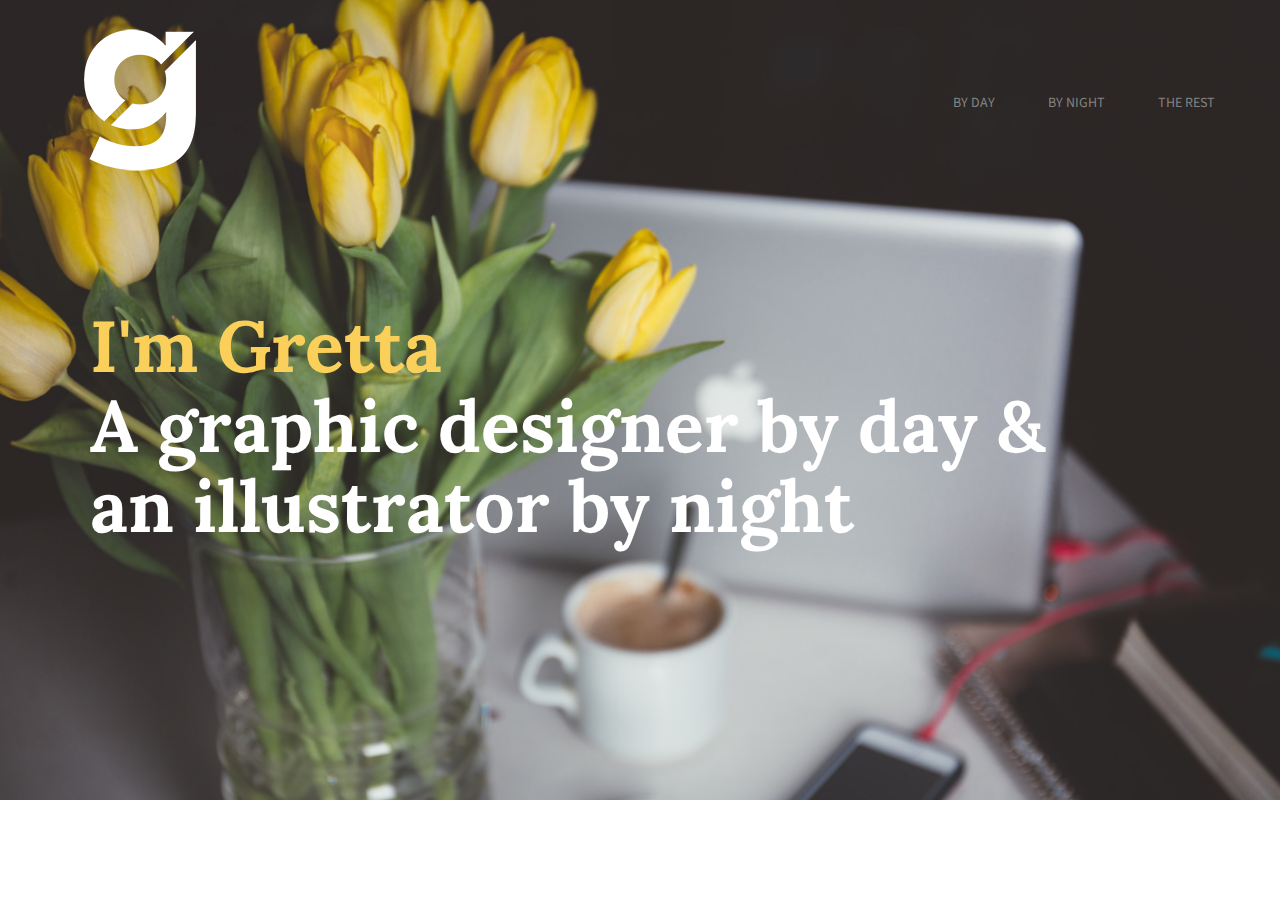
<file: index.html>
<!doctype html>
<html lang="en">
    <head>
        <title>Gretta Goldstein | Portfolio</title>
        <link rel="stylesheet" href="css/normalize.css">
        <link rel="stylesheet" href="css/main.css">
        <link href='https://fonts.googleapis.com/css?family=Source+Sans+Pro:400,700' rel='stylesheet' type='text/css'>
        <link href="https://fonts.googleapis.com/css?family=Lora:400,700&display=swap" rel="stylesheet">
    </head>
    <body>
        <header class="home-header">
            <div class="full-width">
                <div class="half-width">
                   <a href="index.html"> <img src="img/logo_g_white.png" alt="logo"></a>
                    
                </div> 
                 <div class="half-width">
                    <nav>
                            <ul>
                                <li><a href="graphic-design.html">By Day</a></li>
                                <li><a href="illustration.html">By Night</a></li>
                                <li><a href="the-rest.html">The Rest</a></li>
                            </ul>
                    </nav>

                   
                </div>

                
                <h2><span>I'm Gretta</span> <br>A graphic designer by day &amp; an illustrator by night</h2>
                
            
        </div>

        </header>
    
        <main>
                


           <footer></footer>
        </main>

    </body>
</html>
</file>
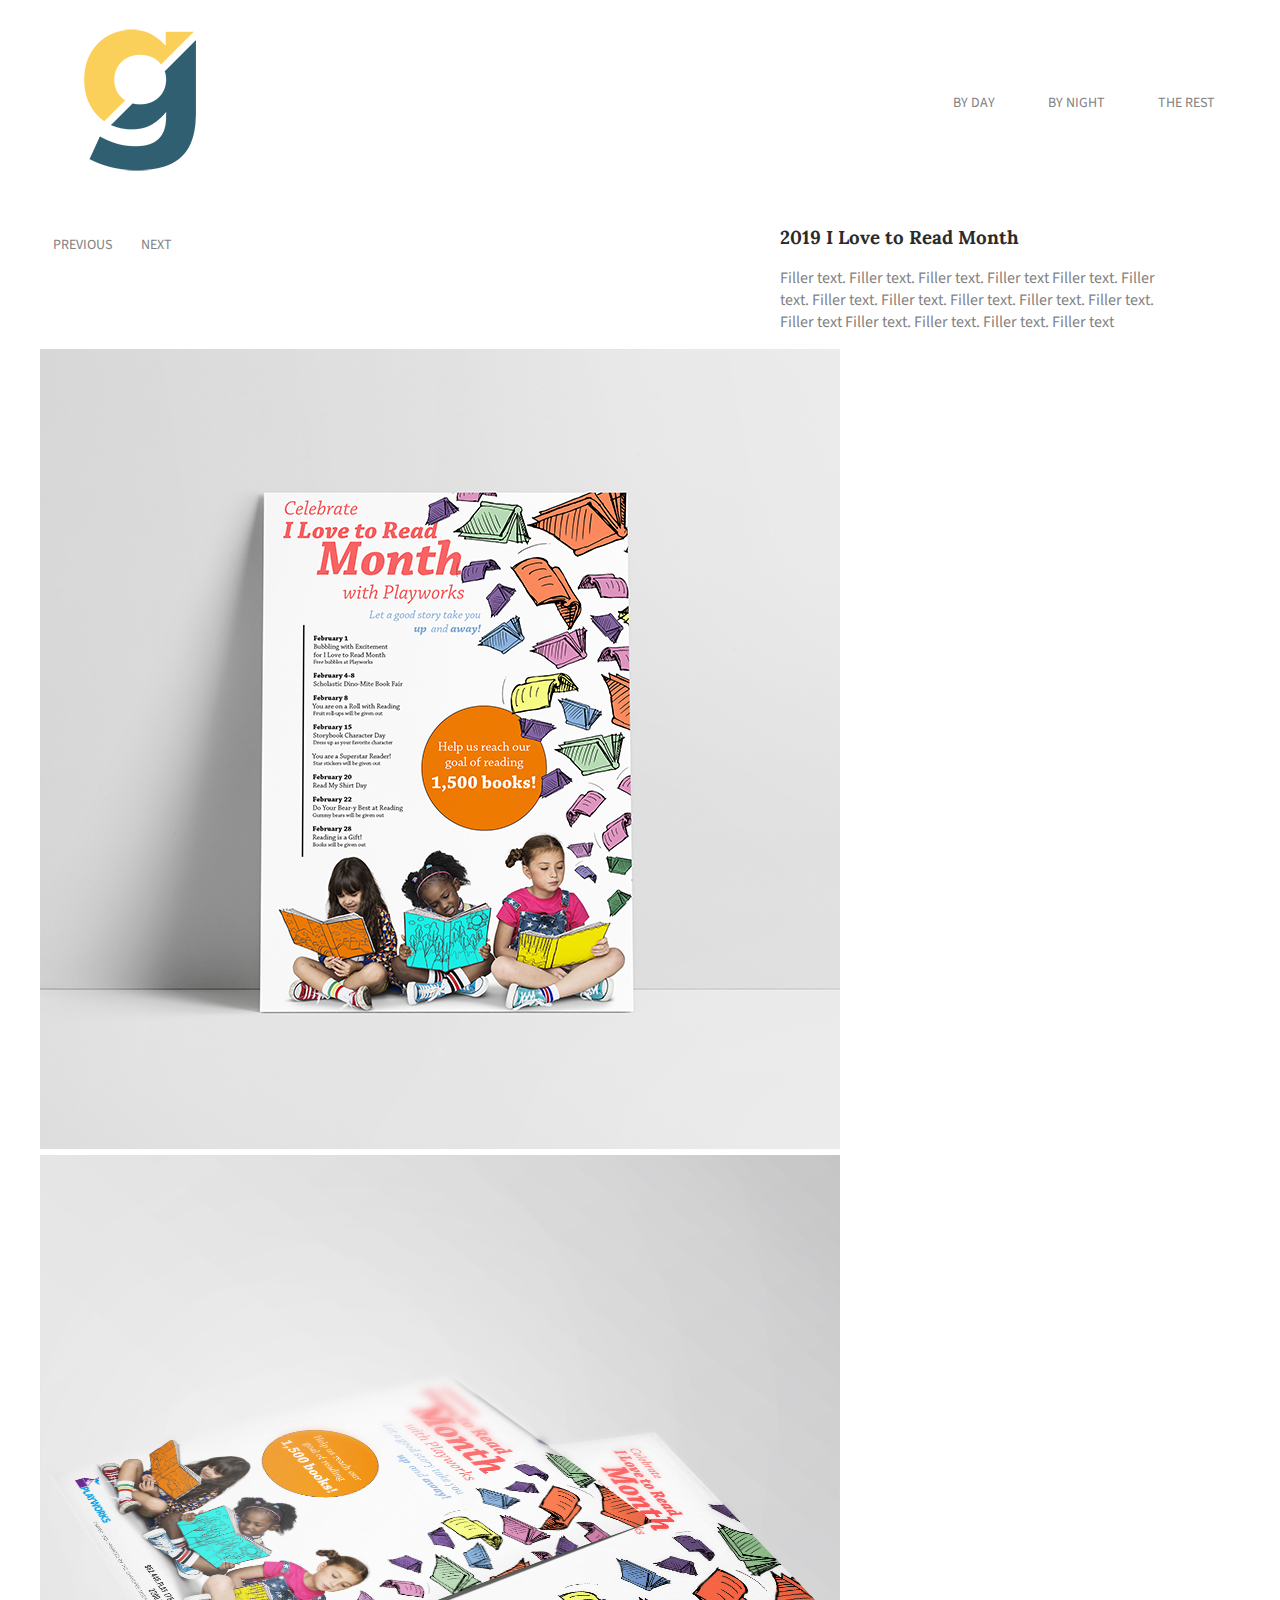
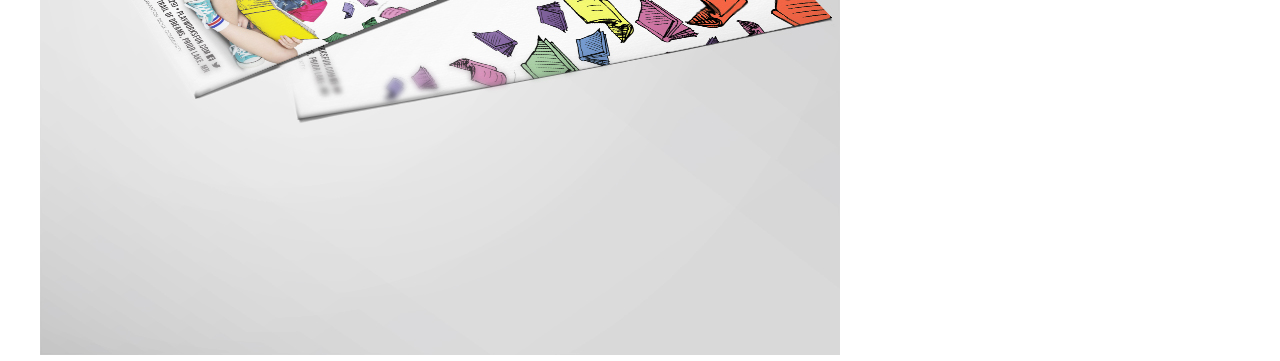
<file: 2019-read-month.html>
<!doctype html>
<html lang="en">
    <head>
        <title>Gretta Goldstein | Portfolio</title>
        <link rel="stylesheet" href="css/normalize.css">
        <link rel="stylesheet" href="css/main.css">
        <link href='https://fonts.googleapis.com/css?family=Source+Sans+Pro:400,700' rel='stylesheet' type='text/css'>
        <link href="https://fonts.googleapis.com/css?family=Lora:400,700&display=swap" rel="stylesheet">
    </head>
    <body>
        <header>
            <div class="full-width">
                <div class="half-width">
                        <a href="index.html"> <img src="img/logo_g_color.png" alt="logo"></a>
                    
                </div> 
                 <div class="half-width">
                    <nav>
                            <ul>
                                <li><a href="graphic-design.html">By Day</a></li>
                                <li><a href="illustration.html">By Night</a></li>
                                <li><a href="the-rest.html">The Rest</a></li>
                            </ul>
                    </nav>


        </header>
    
        <main>
                
            <br>

            <aside>
                <h3>2019 I Love to Read Month</h3>
                <p>Filler text. Filler text. Filler text. Filler text Filler text. Filler text. Filler text. Filler text. Filler text. Filler text. Filler text. Filler text Filler text. Filler text. Filler text. Filler text</p>
                
                

            </aside>


            <section >
                    <div class="full-width" >
                          
                        <div class="two-third-width">
                            <img src="img/2019-read-month-poster.jpg" alt="handout" >
                        </div>
                        
                        <div class="two-third-width">
                            <img src="img/2019-read-month-card-800.jpg" alt="handout">
                        </div>

                        
    
                       
                    </div>
                </section>


            <footer class="large-view">
                <ul>
                    <a href="sov-day-booklet.html"><li>Previous</li></a>
                    <a href="hocokata-ti-collateral.html"><li>Next</li></a>
                </ul>
            </footer>
        </main>

    </body>
</html>
</file>
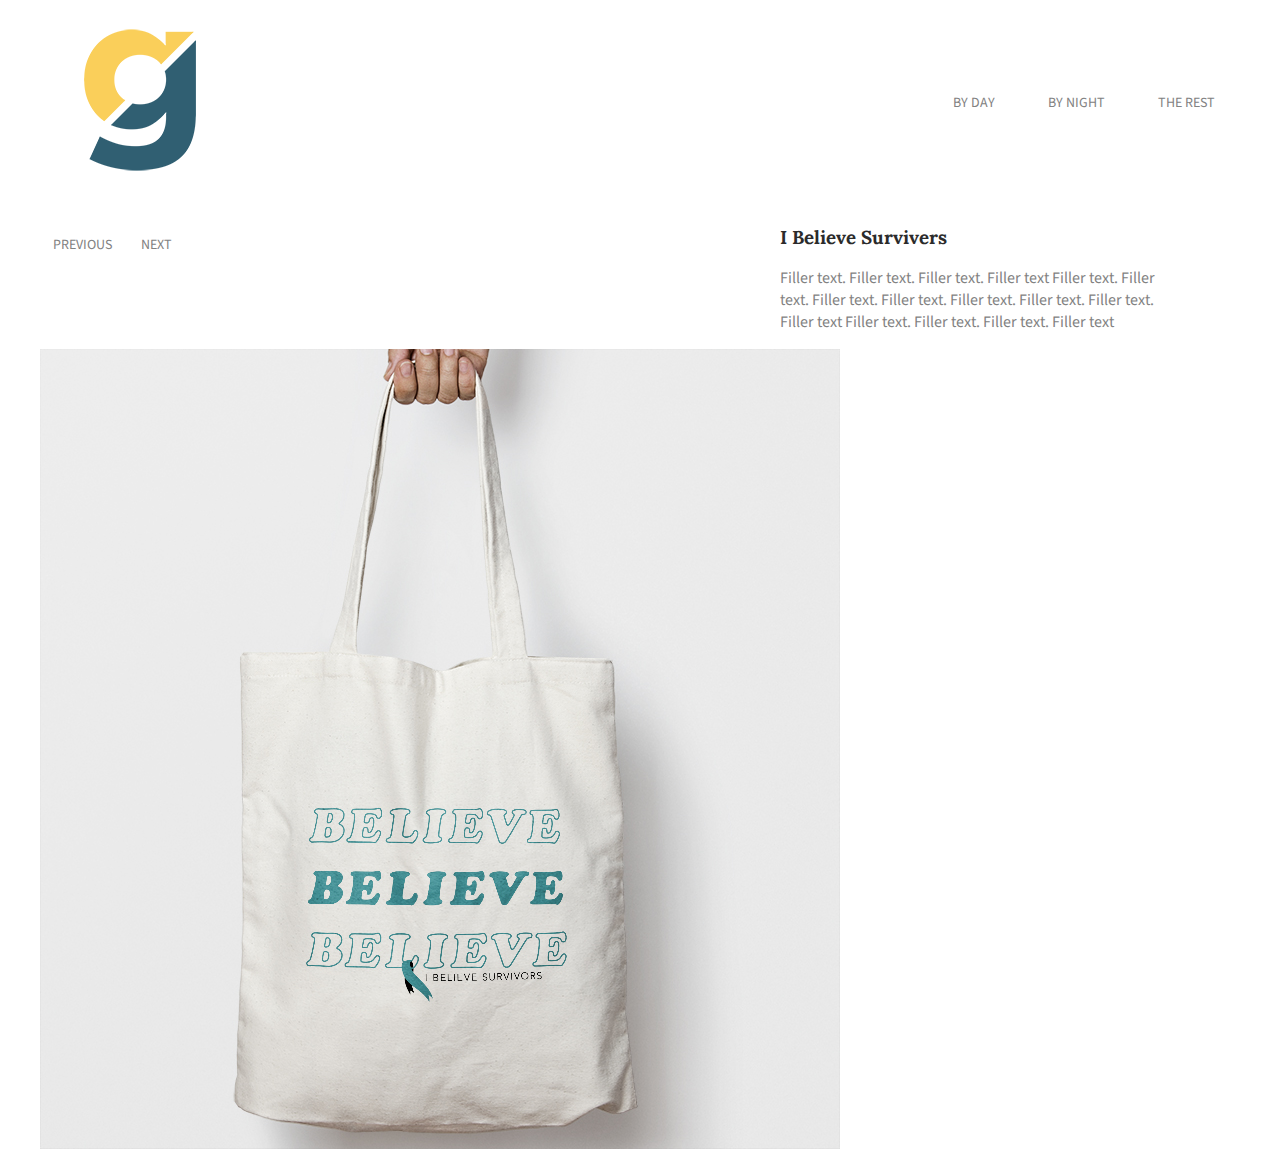
<file: believe-tote.html>
<!doctype html>
<html lang="en">
    <head>
        <title>Gretta Goldstein | Portfolio</title>
        <link rel="stylesheet" href="css/normalize.css">
        <link rel="stylesheet" href="css/main.css">
        <link href='https://fonts.googleapis.com/css?family=Source+Sans+Pro:400,700' rel='stylesheet' type='text/css'>
        <link href="https://fonts.googleapis.com/css?family=Lora:400,700&display=swap" rel="stylesheet">
    </head>
    <body>
        <header>
            <div class="full-width">
                <div class="half-width">
                        <a href="index.html"> <img src="img/logo_g_color.png" alt="logo"></a>
                    
                </div> 
                 <div class="half-width">
                    <nav>
                            <ul>
                                <li><a href="graphic-design.html">By Day</a></li>
                                <li><a href="illustration.html">By Night</a></li>
                                <li><a href="the-rest.html">The Rest</a></li>
                            </ul>
                    </nav>


        </header>
    
        <main>
                
            <br>

            <aside>
                <h3>I Believe Survivers</h3>
                <p>Filler text. Filler text. Filler text. Filler text Filler text. Filler text. Filler text. Filler text. Filler text. Filler text. Filler text. Filler text Filler text. Filler text. Filler text. Filler text</p>
                
                

            </aside>


            <section >
                    <div class="full-width" >
                          
                        <div class="two-third-width">
                            <img src="img/believe-tote-800.jpg" alt="handout" >
                        </div>
                        
                       

                       
                    </div>
                </section>


            <footer class="large-view">
                <ul>
                    <a href="christmas-tree-drop-off.html"><li>Previous</li></a>
                    <a href="sov-day-booklet.html"><li>Next</li></a>
                </ul>
            </footer>
        </main>

    </body>
</html>
</file>
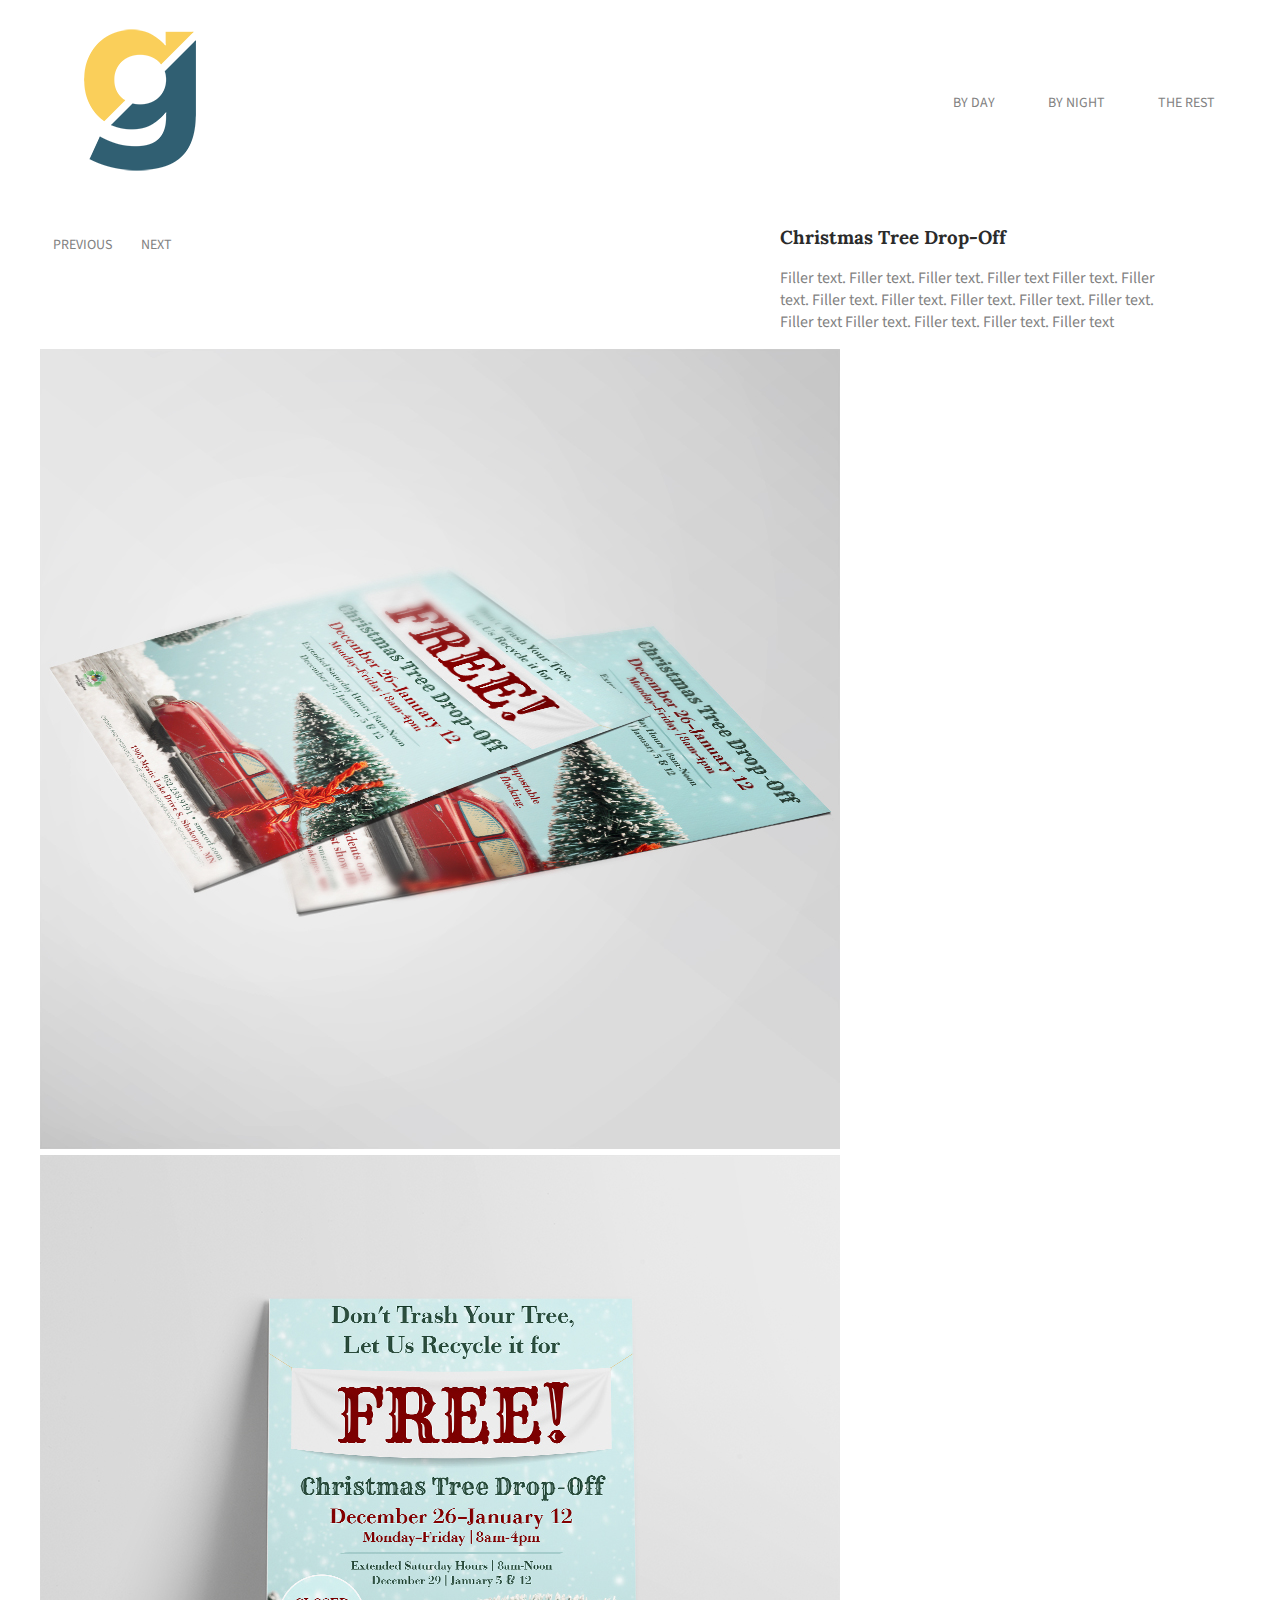
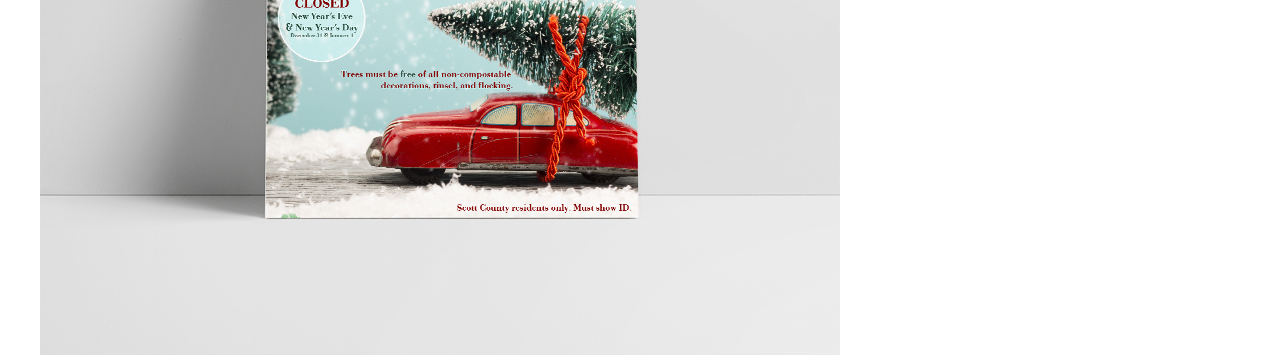
<file: christmas-tree-drop-off.html>
<!doctype html>
<html lang="en">
    <head>
        <title>Gretta Goldstein | Portfolio</title>
        <link rel="stylesheet" href="css/normalize.css">
        <link rel="stylesheet" href="css/main.css">
        <link href='https://fonts.googleapis.com/css?family=Source+Sans+Pro:400,700' rel='stylesheet' type='text/css'>
        <link href="https://fonts.googleapis.com/css?family=Lora:400,700&display=swap" rel="stylesheet">
    </head>
    <body>
        <header>
            <div class="full-width">
                <div class="half-width">
                        <a href="index.html"> <img src="img/logo_g_color.png" alt="logo"></a>
                    
                </div> 
                 <div class="half-width">
                    <nav>
                            <ul>
                                <li><a href="graphic-design.html">By Day</a></li>
                                <li><a href="illustration.html">By Night</a></li>
                                <li><a href="the-rest.html">The Rest</a></li>
                            </ul>
                    </nav>


        </header>
    
        <main>
                
            <br>

            <aside>
                <h3>Christmas Tree Drop-Off</h3>
                <p>Filler text. Filler text. Filler text. Filler text Filler text. Filler text. Filler text. Filler text. Filler text. Filler text. Filler text. Filler text Filler text. Filler text. Filler text. Filler text</p>
                
                

            </aside>


            <section >
                    <div class="full-width" >
                          
                        <div class="two-third-width">
                            <img src="img/christmas-tree-drop-off-card.jpg" alt="handout" >
                        </div>
                        
                        <div class="two-third-width">
                            <img src="img/christmas-tree-drop-off-poster-800.jpg" alt="handout" >
                        </div>

                       
                    </div>
                </section>


            <footer class="large-view">
                <ul>
                    <a href="orf-website.html"><li>Previous</li></a>
                    <a href="believe-tote.html"><li>Next</li></a>
                </ul>
            </footer>
        </main>

    </body>
</html>
</file>
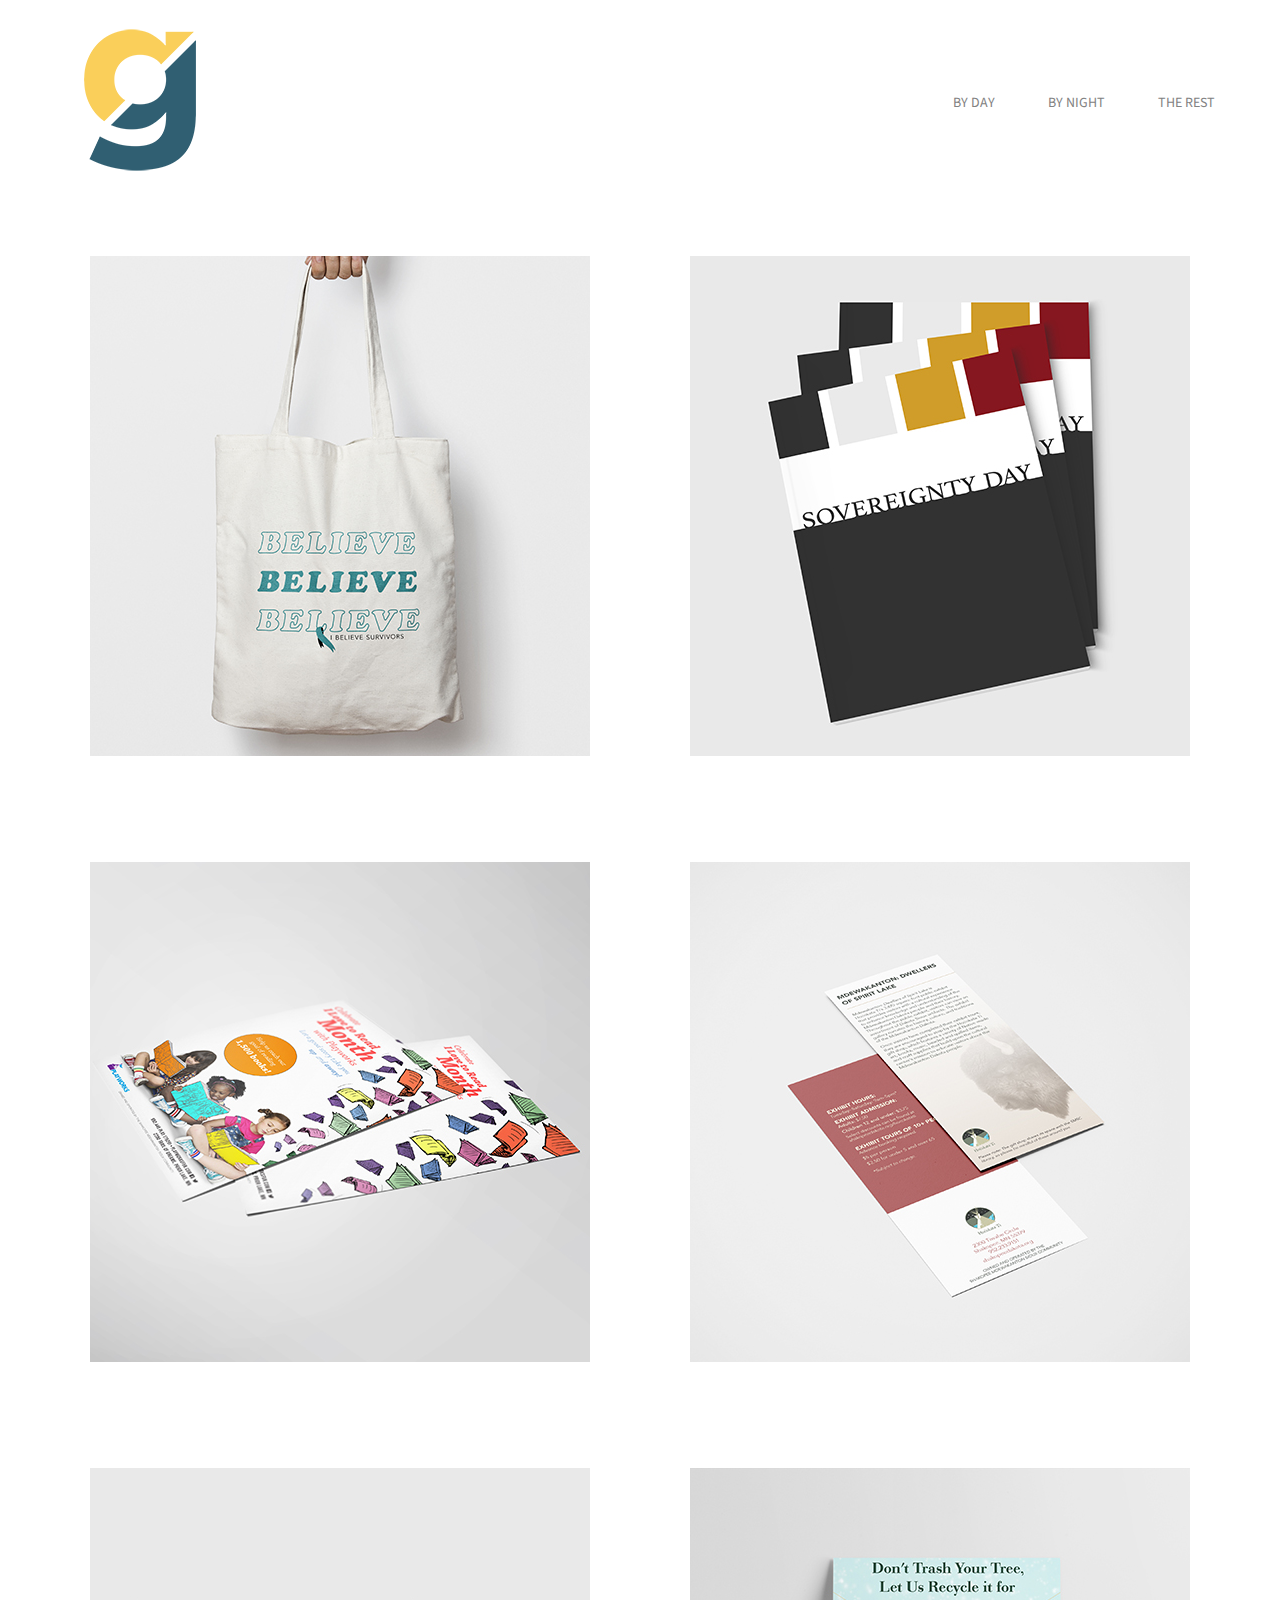
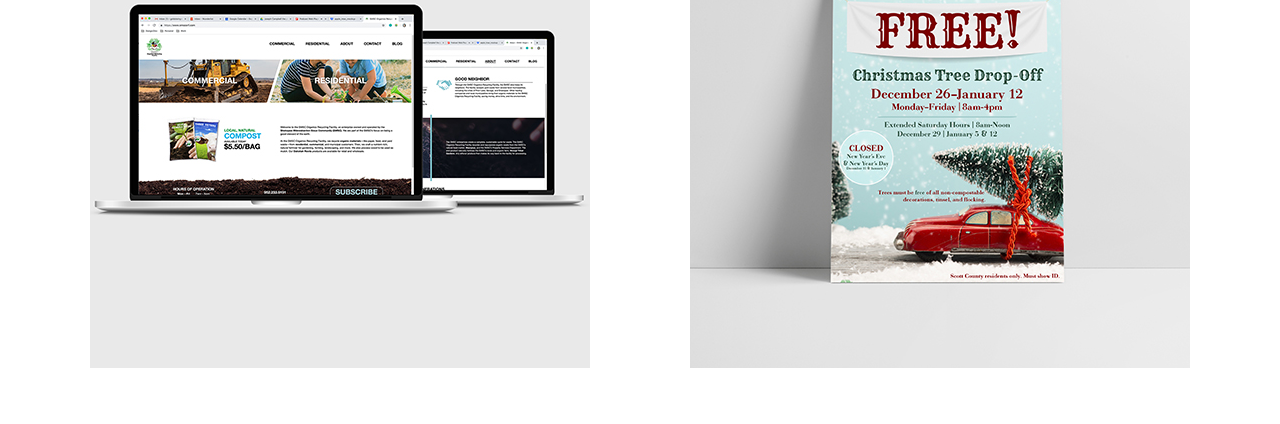
<file: graphic-design.html>
<!doctype html>
<html lang="en">
    <head>
        <title>Gretta Goldstein | Portfolio</title>
        <link rel="stylesheet" href="css/normalize.css">
        <link rel="stylesheet" href="css/main.css">
        <link href='https://fonts.googleapis.com/css?family=Source+Sans+Pro:400,700' rel='stylesheet' type='text/css'>
        <link href="https://fonts.googleapis.com/css?family=Lora:400,700&display=swap" rel="stylesheet">
    </head>
    <body>
        <header>
            <div class="full-width">
                <div class="half-width">
                        <a href="index.html"> <img src="img/logo_g_color.png" alt="logo"></a>
                    
                </div> 
                 <div class="half-width">
                    <nav>
                            <ul>
                                <li><a href="graphic-design.html">By Day</a></li>
                                <li><a href="illustration.html">By Night</a></li>
                                <li><a href="the-rest.html">The Rest</a></li>
                            </ul>
                    </nav>


        </header>
    
        <main>
                
            <br>
            <section >
                    <div class="full-width" >
                          
                        <div class="half-width"  >
                           <a href="believe-tote.html"> <img src="img/believe-tote.jpg" alt="handout" class="gd-portfolio-box"></a>
                            </div>
                        
    
                        <div class="half-width" >
                               <a href="sov-day-booklet.html"> <img src="img/sov-day-booklet-front.jpg" alt="poster" class="gd-portfolio-box"></a>
                        </div>
                    </div>
                </section>
            
            <section >
                <div class="full-width" >
                      
                    <div class="half-width" >
                       <a href="2019-read-month.html"> <img src="img/2019-read-month-card.jpg" alt="handout" class="gd-portfolio-box"></a>
                        </div>
                    

                    <div class="half-width" >
                        <a href="hocokata-ti-collateral.html"> <img src="img/hocokata-ti-collateral-card.jpg" alt="poster" class="gd-portfolio-box"></a>
                    </div>
                </div>
            </section>
           
            <section >
                    <div class="full-width" >
                          
                        <div class="half-width" >
                            <a href="orf-website.html"><img src="img/orf-website-macbook.jpg" alt="handout" class="gd-portfolio-box"></a>
                            </div>
                        
    
                        <div class="half-width" >
                               <a href="christmas-tree-drop-off.html"> <img src="img/christmas-tree-drop-off-poster.jpg" alt="poster" class="gd-portfolio-box"></a>
                        </div>
                    </div>
                </section>

            

            <footer >
                
            </footer>
        </main>

    </body>
</html>
</file>
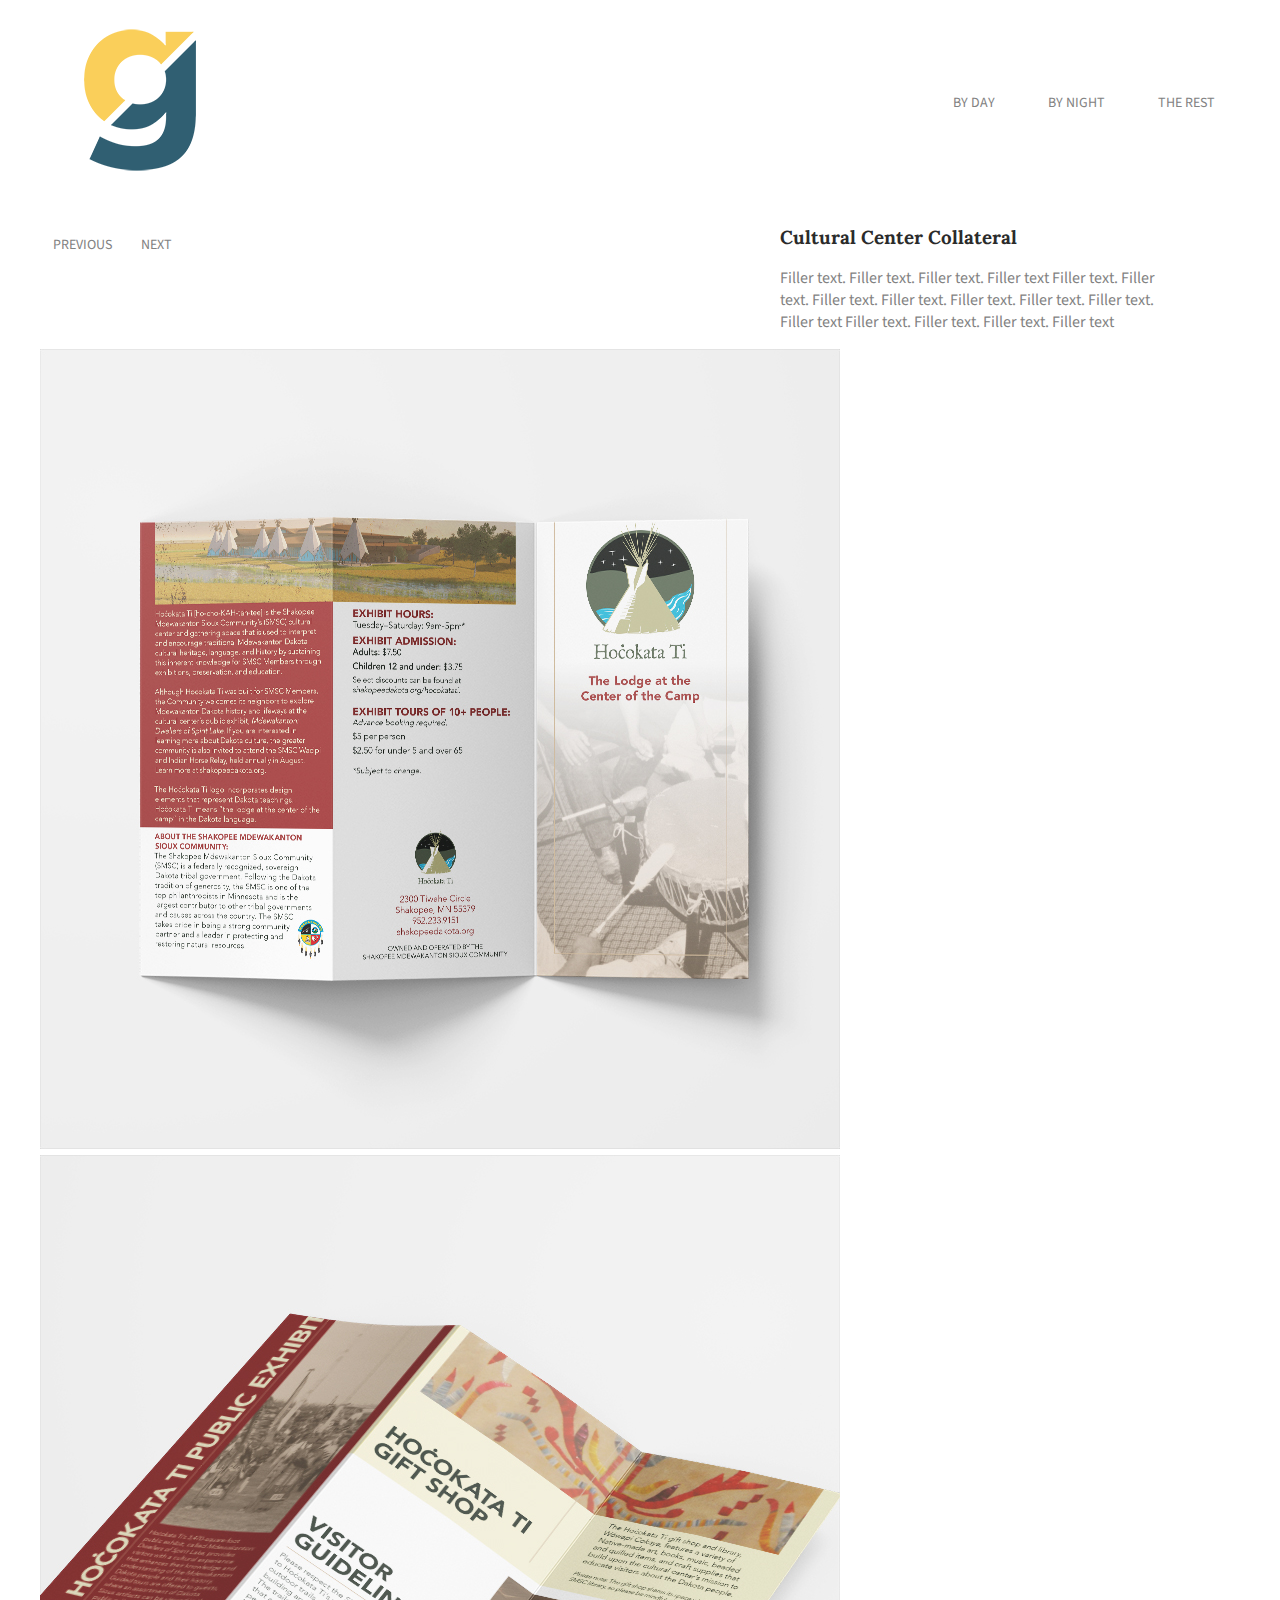
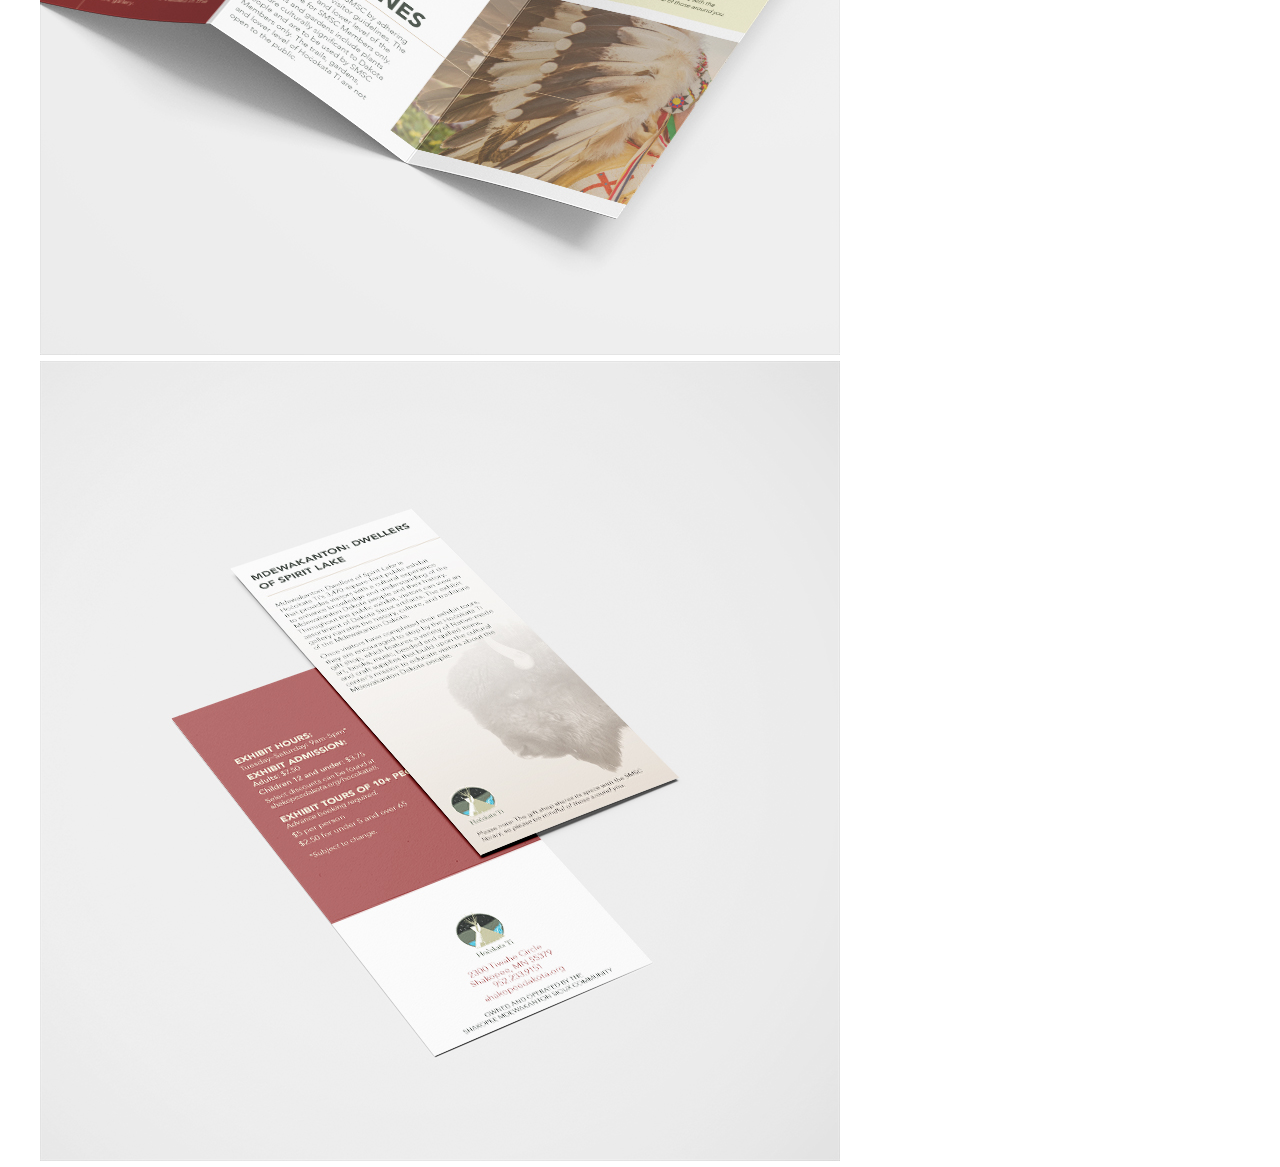
<file: hocokata-ti-collateral.html>
<!doctype html>
<html lang="en">
    <head>
        <title>Gretta Goldstein | Portfolio</title>
        <link rel="stylesheet" href="css/normalize.css">
        <link rel="stylesheet" href="css/main.css">
        <link href='https://fonts.googleapis.com/css?family=Source+Sans+Pro:400,700' rel='stylesheet' type='text/css'>
        <link href="https://fonts.googleapis.com/css?family=Lora:400,700&display=swap" rel="stylesheet">
    </head>
    <body>
        <header>
            <div class="full-width">
                <div class="half-width">
                        <a href="index.html"> <img src="img/logo_g_color.png" alt="logo"></a>
                    
                </div> 
                 <div class="half-width">
                    <nav>
                            <ul>
                                <li><a href="graphic-design.html">By Day</a></li>
                                <li><a href="illustration.html">By Night</a></li>
                                <li><a href="the-rest.html">The Rest</a></li>
                            </ul>
                    </nav>


        </header>
    
        <main>
                
            <br>

            <aside>
                <h3>Cultural Center Collateral</h3>
                <p>Filler text. Filler text. Filler text. Filler text Filler text. Filler text. Filler text. Filler text. Filler text. Filler text. Filler text. Filler text Filler text. Filler text. Filler text. Filler text</p>
                
                

            </aside>


            <section >
                    <div class="full-width" >
                          
                        <div class="two-third-width">
                            <img src="img/hocokata-ti-collateral-br-1.jpg" alt="handout" >
                        </div>
                        
                        <div class="two-third-width">
                            <img src="img/hocokata-ti-collateral-br-2.jpg" alt="handout">
                        </div>

                        <div class="two-third-width">
                            <img src="img/hocokata-ti-collateral-card-800.jpg" alt="handout">
                        </div>

                       
                    </div>
                </section>


            <footer class="large-view">
                <ul>
                    <a href="2019-read-month.html"><li>Previous</li></a>
                    <a href="orf-website.html"><li>Next</li></a>
                </ul>
            </footer>
        </main>

    </body>
</html>
</file>
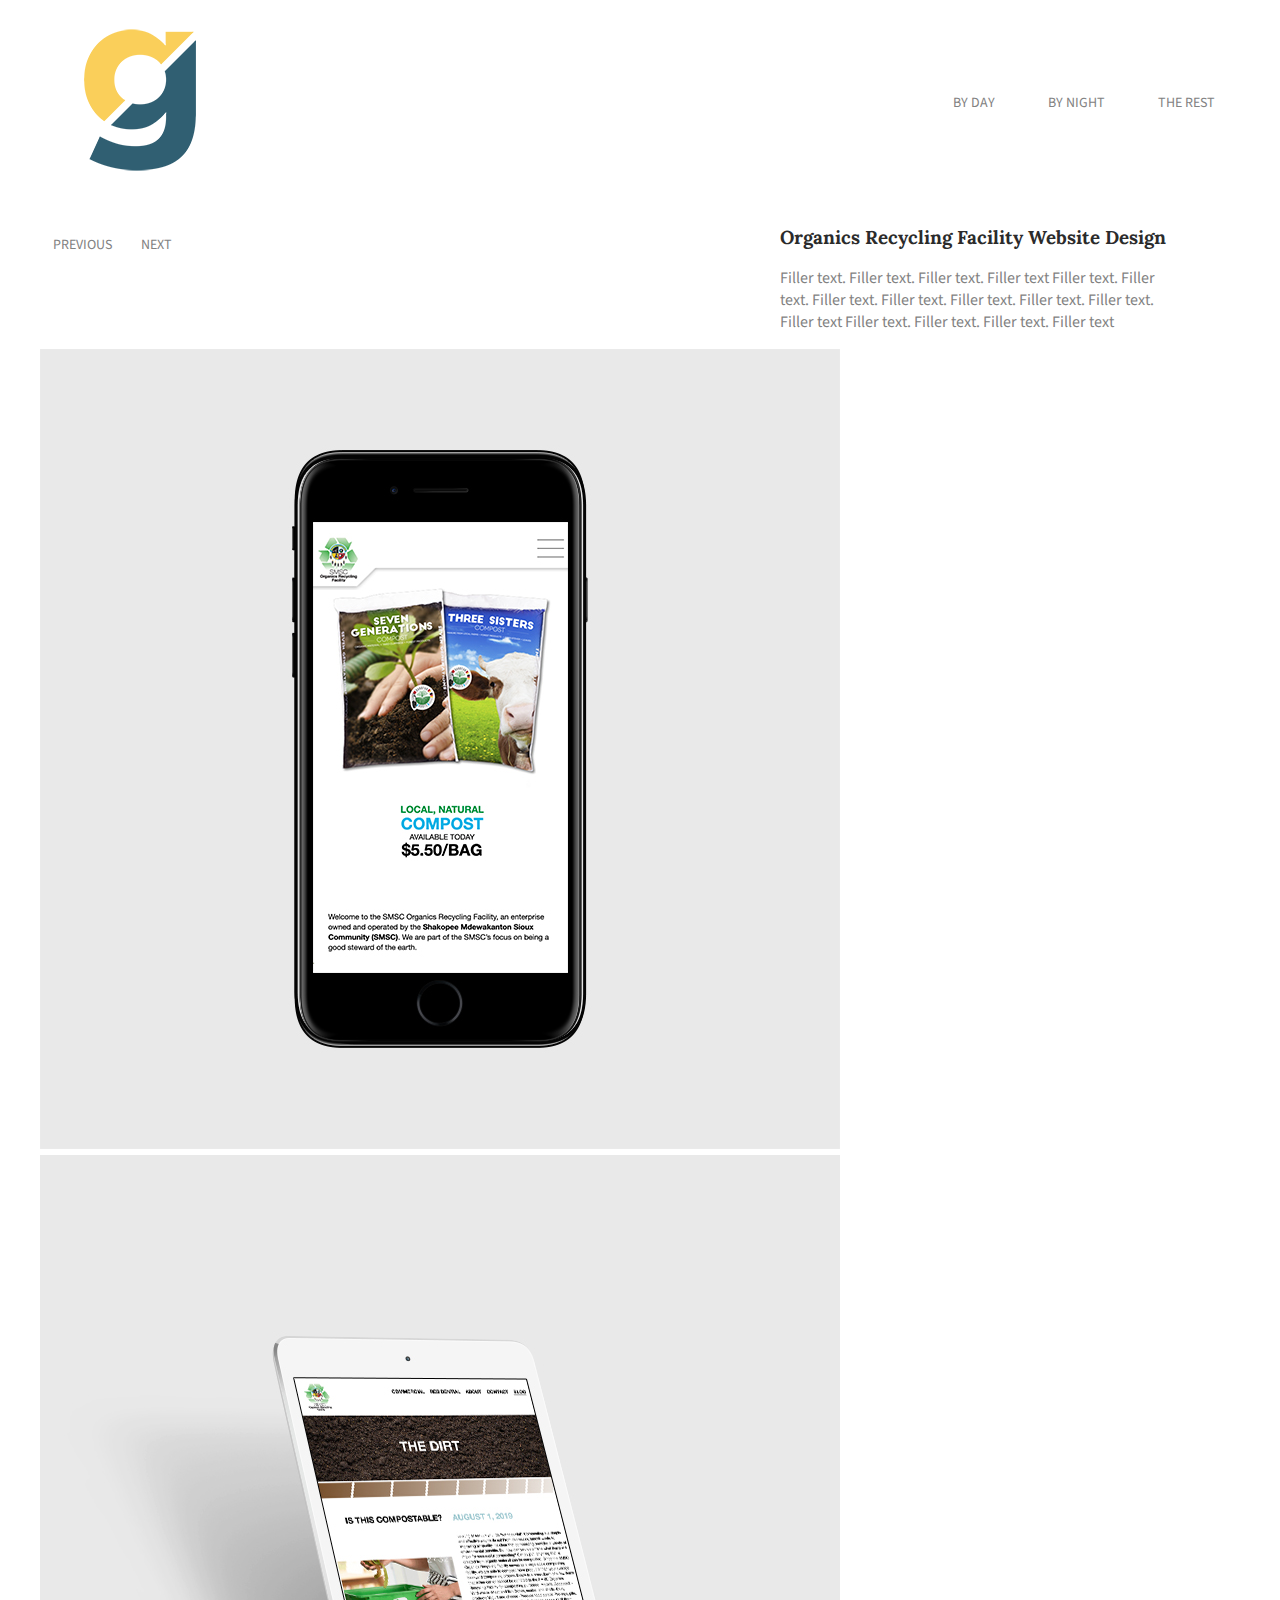
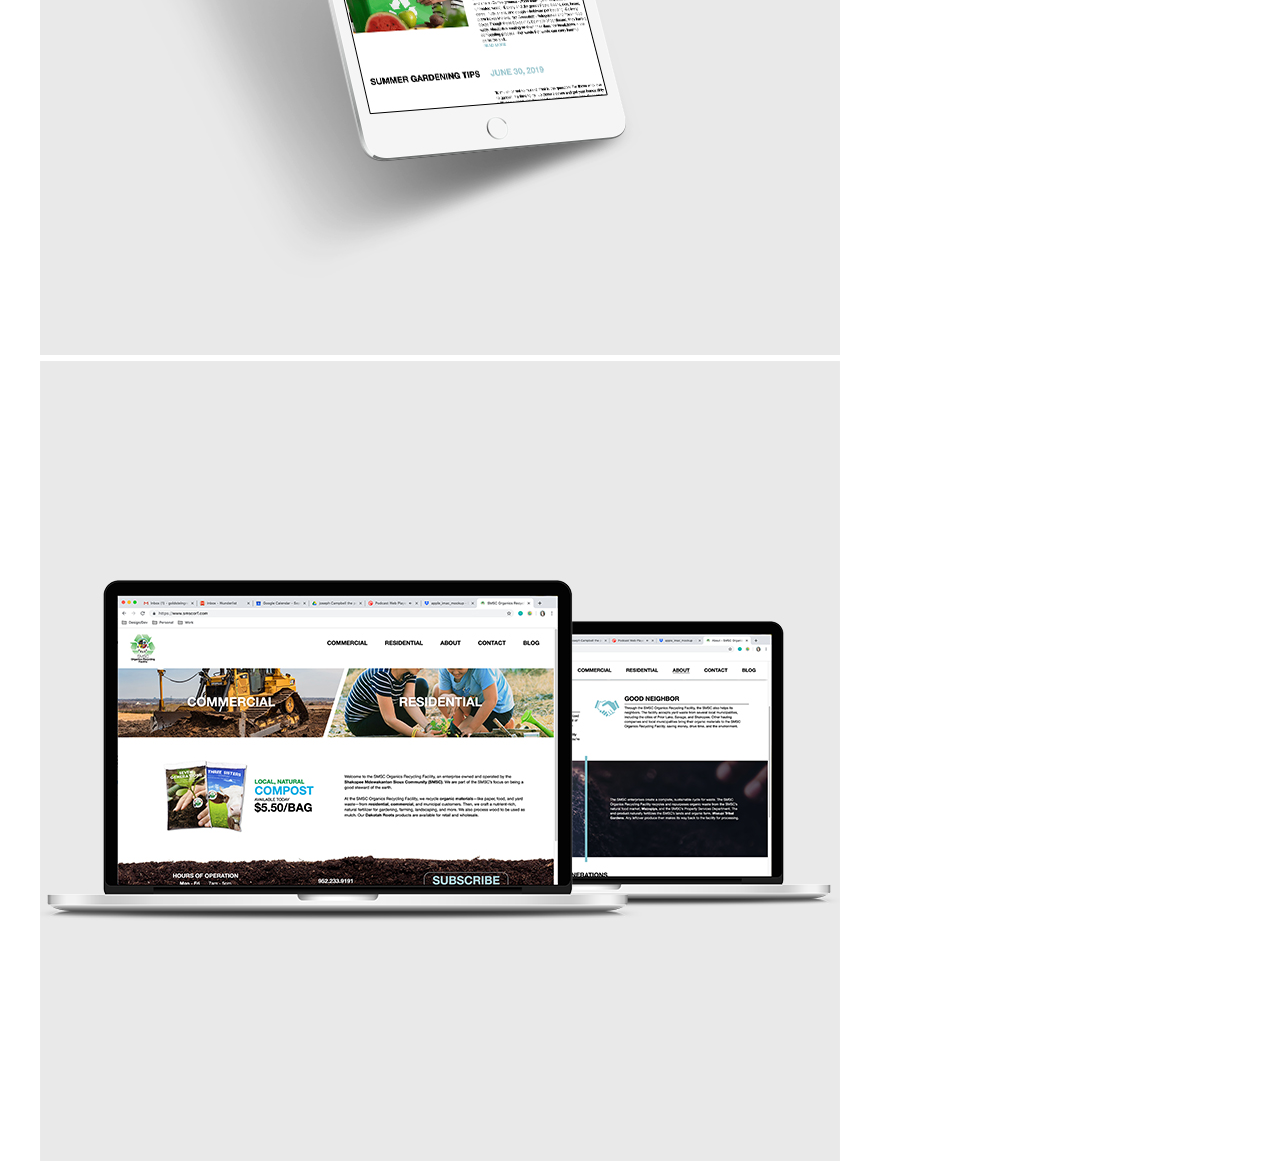
<file: orf-website.html>
<!doctype html>
<html lang="en">
    <head>
        <title>Gretta Goldstein | Portfolio</title>
        <link rel="stylesheet" href="css/normalize.css">
        <link rel="stylesheet" href="css/main.css">
        <link href='https://fonts.googleapis.com/css?family=Source+Sans+Pro:400,700' rel='stylesheet' type='text/css'>
        <link href="https://fonts.googleapis.com/css?family=Lora:400,700&display=swap" rel="stylesheet">
    </head>
    <body>
        <header>
            <div class="full-width">
                <div class="half-width">
                        <a href="index.html"> <img src="img/logo_g_color.png" alt="logo"></a>
                    
                </div> 
                 <div class="half-width">
                    <nav>
                            <ul>
                                <li><a href="graphic-design.html">By Day</a></li>
                                <li><a href="illustration.html">By Night</a></li>
                                <li><a href="the-rest.html">The Rest</a></li>
                            </ul>
                    </nav>


        </header>
    
        <main>
                
            <br>

            <aside>
                <h3>Organics Recycling Facility Website Design</h3>
                <p>Filler text. Filler text. Filler text. Filler text Filler text. Filler text. Filler text. Filler text. Filler text. Filler text. Filler text. Filler text Filler text. Filler text. Filler text. Filler text</p>
                
                

            </aside>


            <section >
                    <div class="full-width" >
                          
                        <div class="two-third-width">
                            <img src="img/orf-website-iphone.jpg" alt="handout" >
                        </div>
                        
                        <div class="two-third-width">
                            <img src="img/orf-website-ipad.jpg" alt="handout">
                        </div>

                        <div class="two-third-width">
                            <img src="img/orf-website-macbook-800.jpg" alt="handout">
                        </div>

                       
                    </div>
                </section>


            <footer class="large-view">
                <ul>
                    <a href="hocokata-ti-collateral.html"><li>Previous</li></a>
                    <a href="christmas-tree-drop-off.html"><li>Next</li></a>
                </ul>
            </footer>
        </main>

    </body>
</html>
</file>
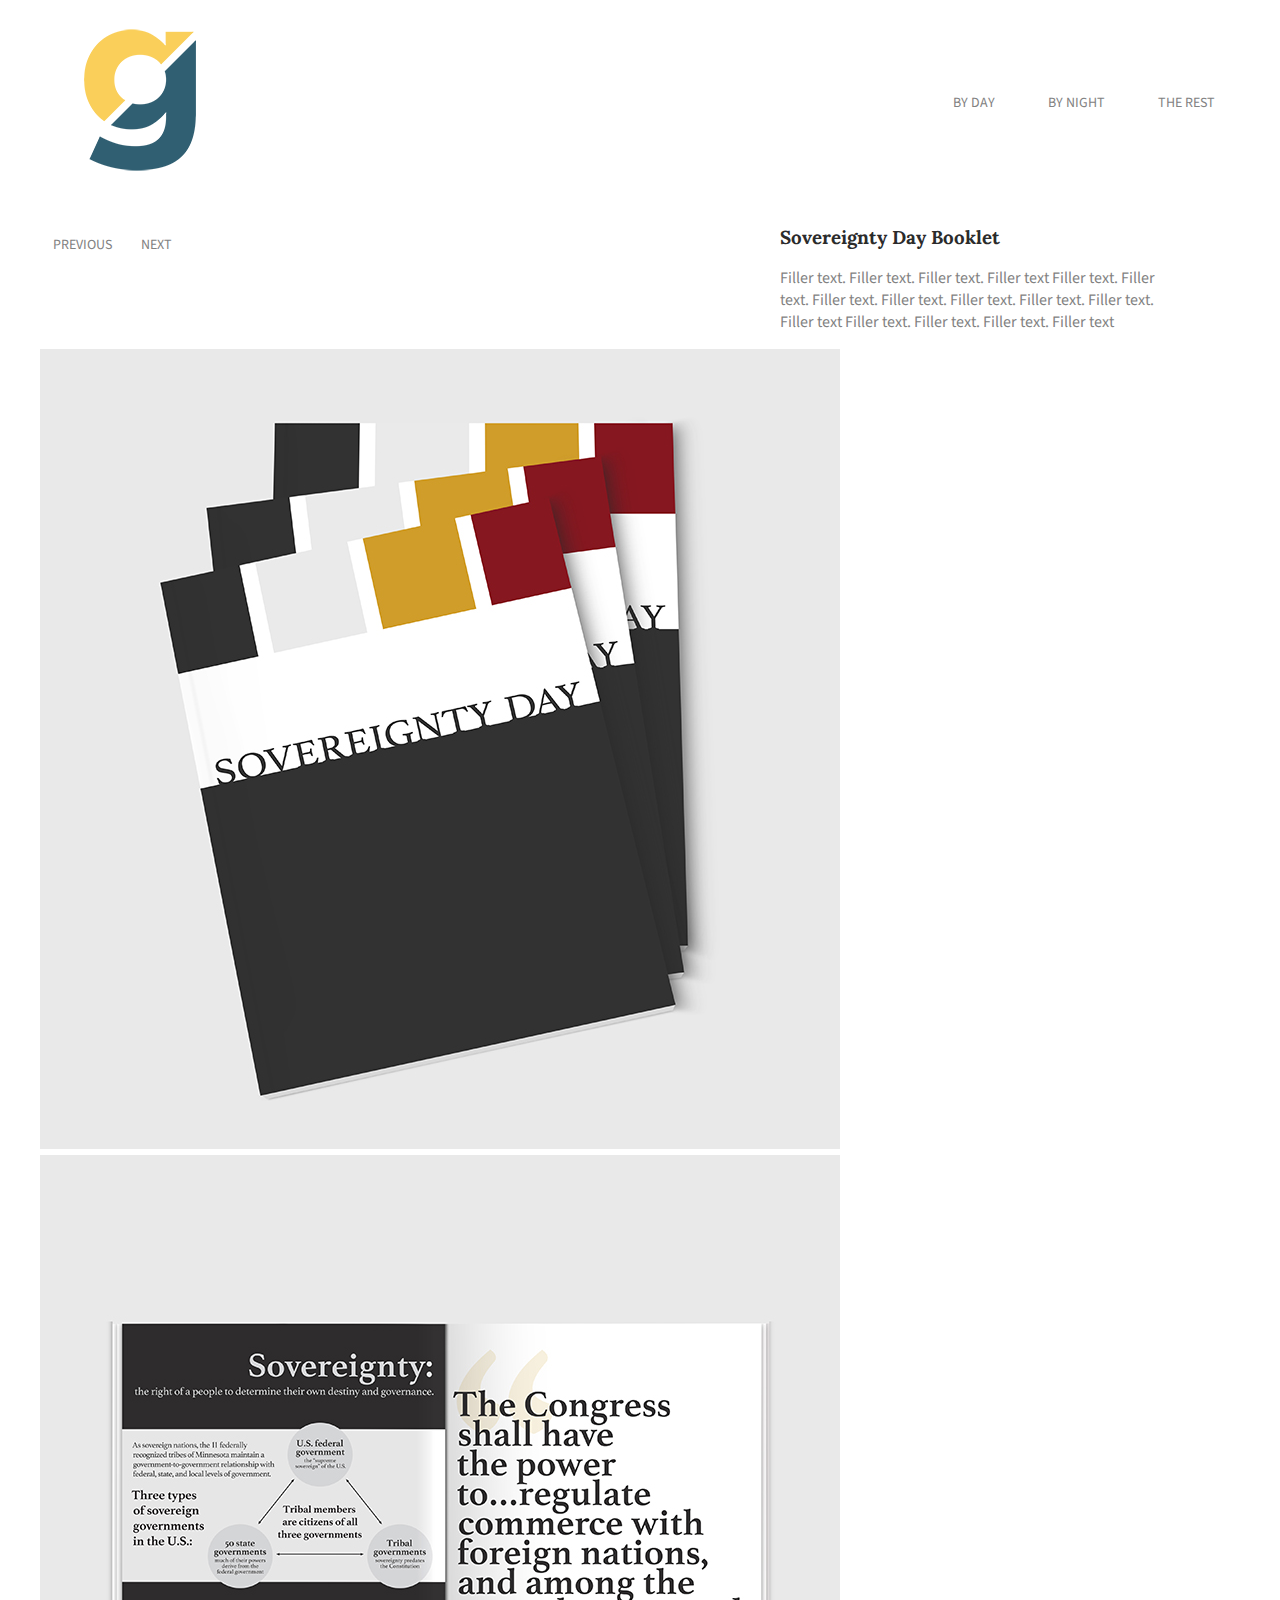
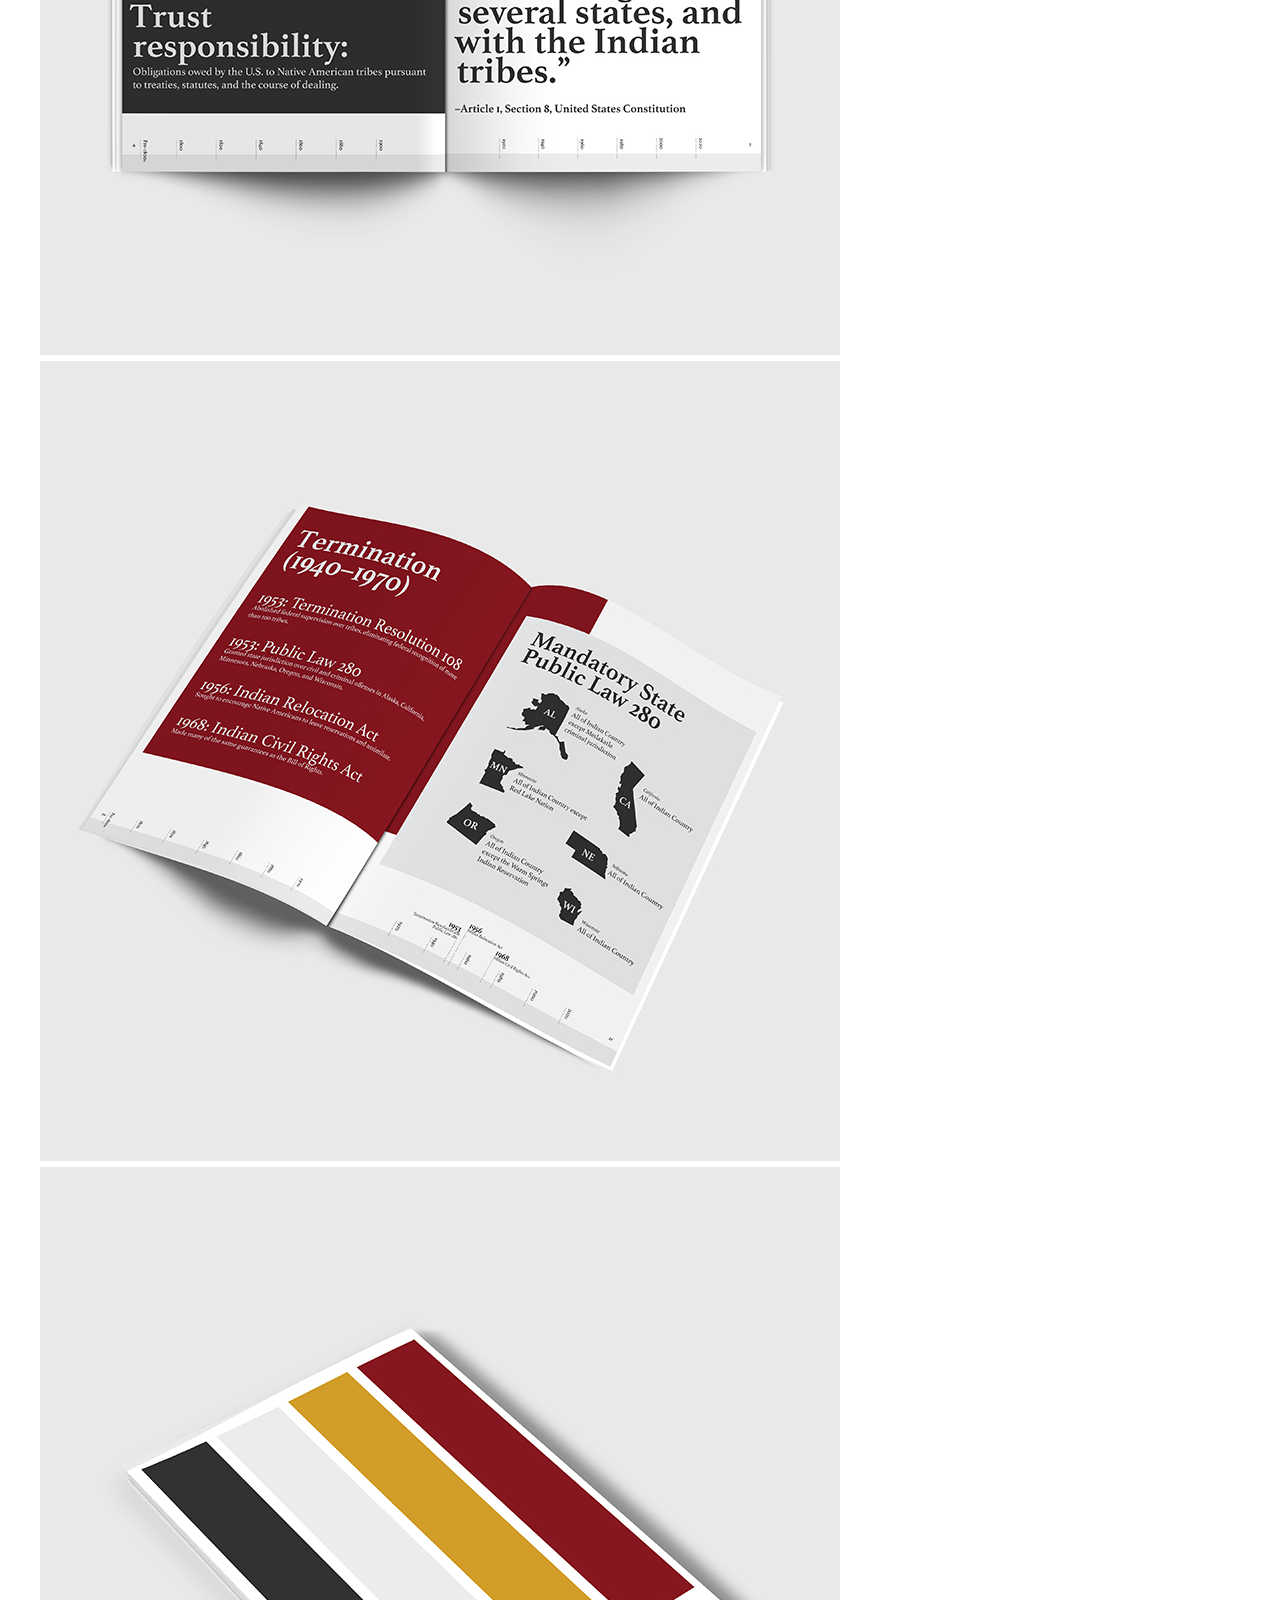
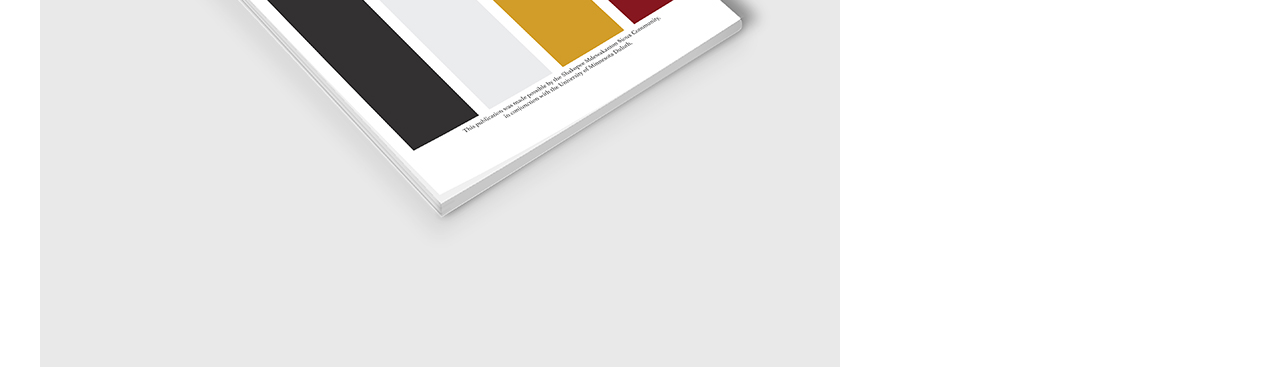
<file: sov-day-booklet.html>
<!doctype html>
<html lang="en">
    <head>
        <title>Gretta Goldstein | Portfolio</title>
        <link rel="stylesheet" href="css/normalize.css">
        <link rel="stylesheet" href="css/main.css">
        <link href='https://fonts.googleapis.com/css?family=Source+Sans+Pro:400,700' rel='stylesheet' type='text/css'>
        <link href="https://fonts.googleapis.com/css?family=Lora:400,700&display=swap" rel="stylesheet">
    </head>
    <body>
        <header>
            <div class="full-width">
                <div class="half-width">
                        <a href="index.html"> <img src="img/logo_g_color.png" alt="logo"></a>
                    
                </div> 
                 <div class="half-width">
                    <nav>
                            <ul>
                                <li><a href="graphic-design.html">By Day</a></li>
                                <li><a href="illustration.html">By Night</a></li>
                                <li><a href="the-rest.html">The Rest</a></li>
                            </ul>
                    </nav>


        </header>
    
        <main>
                
            <br>

            <aside>
                <h3>Sovereignty Day Booklet</h3>
                <p>Filler text. Filler text. Filler text. Filler text Filler text. Filler text. Filler text. Filler text. Filler text. Filler text. Filler text. Filler text Filler text. Filler text. Filler text. Filler text</p>
                
                

            </aside>


            <section >
                    <div class="full-width" >
                          
                        <div class="two-third-width">
                            <img src="img/sov-day-booklet-front-800.jpg" alt="handout" >
                        </div>
                        
                        <div class="two-third-width">
                            <img src="img/sov-day-booklet-spread1.jpg" alt="handout">
                        </div>

                        <div class="two-third-width">
                            <img src="img/sov-day-booklet-spread2.jpg" alt="handout">
                        </div>

                        <div class="two-third-width">
                            <img src="img/sov-day-booklet-back.jpg" alt="handout">
                        </div>
    
                       
                    </div>
                </section>


            <footer class="large-view">
                <ul>
                    <a href="believe-tote.html"><li>Previous</li></a>
                    <a href="2019-read-month.html"><li>Next</li></a>
                </ul>
            </footer>
        </main>

    </body>
</html>
</file>
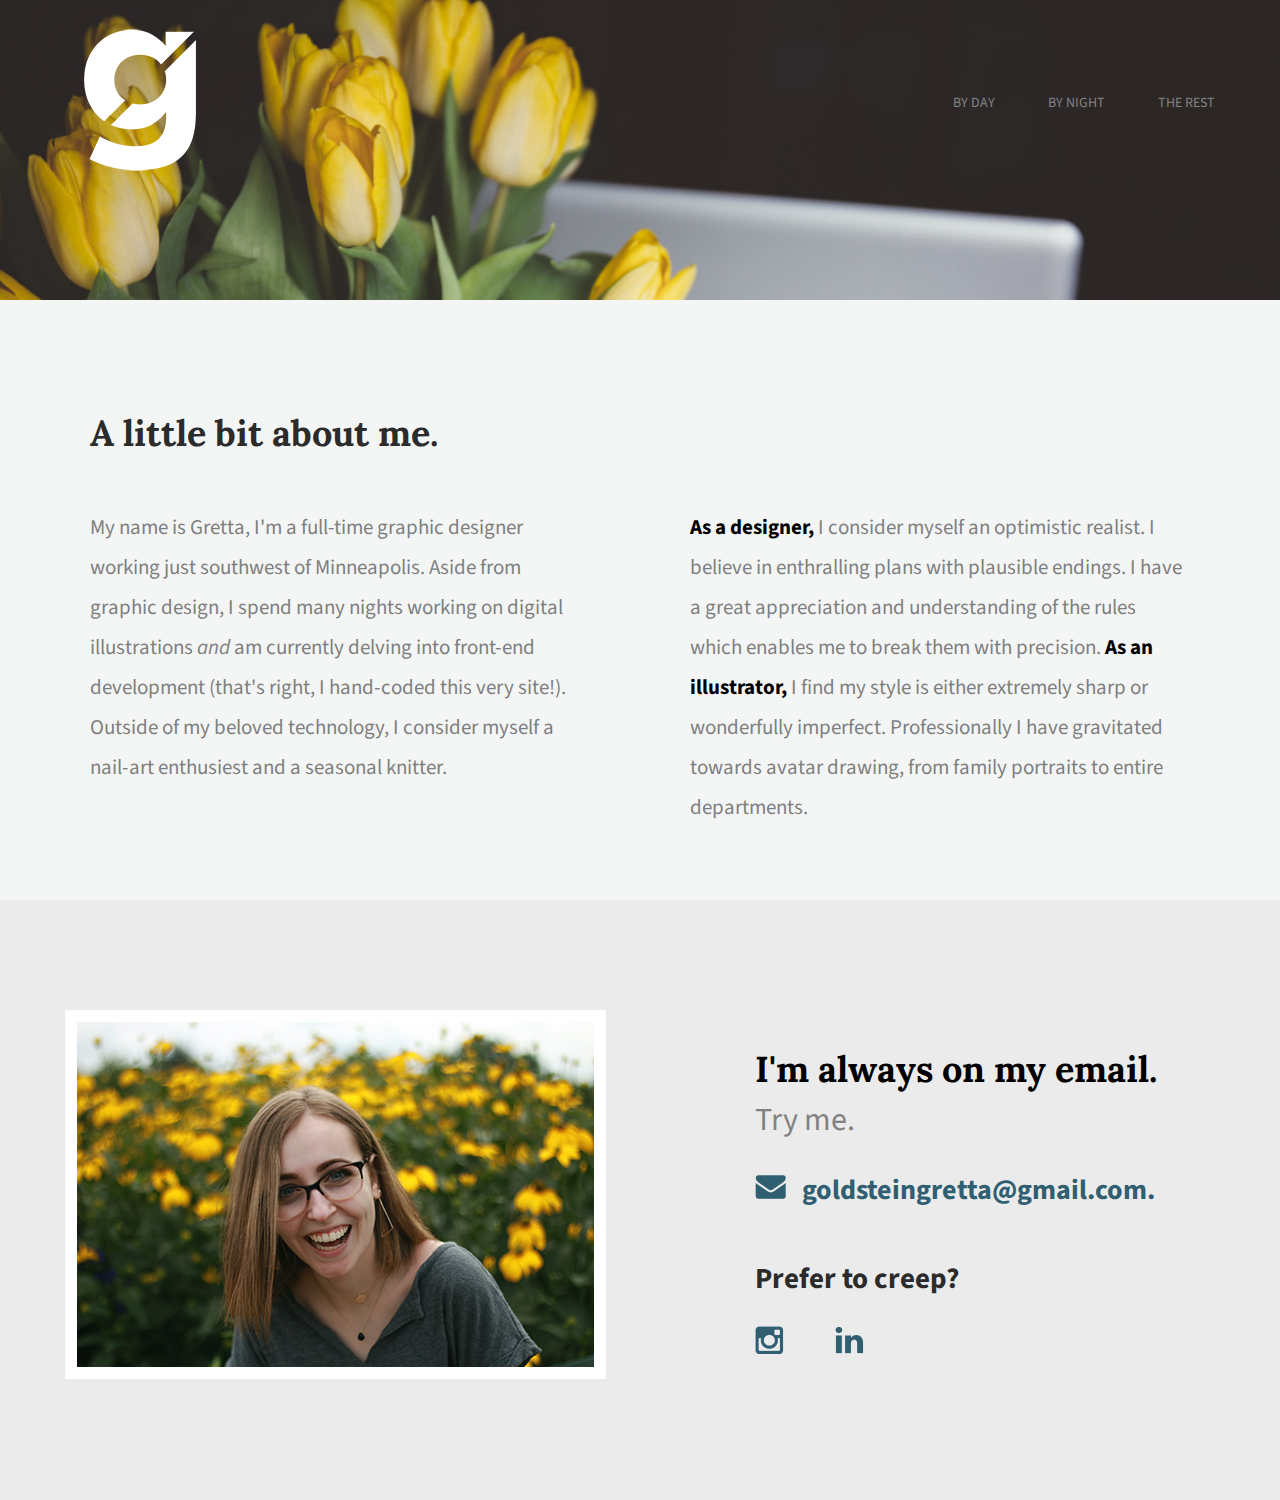
<file: the-rest.html>
<!doctype html>
<html lang="en">
    <head>
        <title>Gretta Goldstein | Portfolio</title>
        <link rel="stylesheet" href="css/normalize.css">
        <link rel="stylesheet" href="css/main.css">
        <link href='https://fonts.googleapis.com/css?family=Source+Sans+Pro:400,700' rel='stylesheet' type='text/css'>
        <link href="https://fonts.googleapis.com/css?family=Lora:400,700&display=swap" rel="stylesheet">
    </head>
    <body>
        <header class="the-rest-header">
            <div class="full-width">
                <div class="half-width">
                   <a href="index.html"> <img src="img/logo_g_white.png" alt="logo"></a>
                    
                </div> 
                 <div class="half-width">
                    <nav>
                            <ul>
                                <li><a href="graphic-design.html">By Day</a></li>
                                <li><a href="illustration.html">By Night</a></li>
                                <li><a href="the-rest.html">The Rest</a></li>
                            </ul>
                    </nav>

                   
                </div>

                
               
            
        </div>

        </header>
    
        <main>
               


            <section id="about">
                <div class="full-width">
                       <h2> A little bit about me.</h2>
                    <div class="half-width">
                        <p>My name is Gretta, I'm a full-time graphic designer working just southwest of Minneapolis. Aside from graphic design, I spend many nights working on digital illustrations <em>and</em> am currently delving into front-end development (that's right, I hand-coded this very site!). Outside of my beloved technology, I consider myself a nail-art enthusiest and a seasonal knitter.</p>
                        </div>
                    

                    <div class="half-width">
                        <p><span>As a designer,</span> I consider myself an optimistic realist. I believe in enthralling plans with plausible endings. I have a great appreciation and understanding of the rules which enables me to break them with precision. <span>As an illustrator,</span> I find my style is either extremely sharp or wonderfully imperfect. Professionally I have gravitated towards avatar drawing, from family portraits to entire departments.</p>
                    </div>
                </div>
            </section>

            

            <footer id="contact">
                <div class="full-width">
                    <div class="half-width">
                        <img src="img/contact-image.jpg" alt="Contact Image" id="contact-img">
                    </div>

                    <div class="half-width" id="contact-info">
                       <h2>I'm always on my email.</h2>
                       <h3 id="email-header">Try me.</h3>
                       <a href="mailto:goldsteingretta@gmail.com"> <p><img src="img/envelope.png" alt="envelope" id="envelope"> goldsteingretta@gmail.com.</p></a>
                       <h3 id="socialmedia-header">Prefer to creep?</h3>  
                       <ul>
                           
                           <li><a href="https://www.instagram.com/grettann/" target="_blank"><img src="img/instagram.png" alt="instagram"></a></li>
                           <li><a href="https://www.linkedin.com/in/gretta-goldstein-47b371124/" target="_blank"><img src="img/linkedin.png" alt="linkedin"></a></li>
                         
                       </ul>
                    </div>
                </div>
            </footer>
        </main>

    </body>
</html>
</file>
<file: css/main.css>
/***** BASE STYLES *****/

body {
    font-family: 'Source Sans Pro', sans-serif;
    color: #2b2b2b;
}

#about, #work, #contact {
    height: 600px;
}

aside {
    float:right;
    padding-right: 100px;
    width: 400px;
}

aside h3 {
    font-family: 'Lora', sans-serif;
}

aside p {
    color: #828282;

}



/***** GRID *****/

.full-width {
    width: 1200px;
    margin: 0 auto;
}

.half-width {
    width: 600px;
    float: left;
}

.third-width {
    width: 400px;
    float: left;
}

.two-third-width {
    width: 800px;
    float: left;
}

/***** HEADER *****/

.home-header {
    height: 800px;
    background: url('../img/hero.png');
    background-size: cover;
}

.the-rest-header {
    height: 300px;
    background: url('../img/hero.png');
    background-size: cover;
}

header h1 { 
    padding: 65px 0 65px 25px;
    font-family: 'Lora', sans-serif;
    font-weight: 700;
    font-size: 30px;
    color: whitesmoke;
}

nav {
    float: right;
    padding: 75px 25px;
}
nav ul li{
    display: inline-block;
}
nav ul li a {
    text-transform: uppercase;
    text-decoration: none;
    font-size: 14px;
    color: #828282;
    padding-left: 50px;
}


header h2 {
    width: 1000px;
    clear: both;
    font-family: 'Lora', sans-serif;
    font-size: 72px;
    line-height: 80px;
    color: white;
    padding-left: 50px;
    padding-right: 50px;
    padding-top: 100px;
}
header h2 span {
    color: #facf5a;
}

body p span {
    color:black;
    font-weight: bold;
}





/***** ABOUT SECTION *****/

#about .full-width {
    padding: 80px 0;
}

#about {
    background-color: #f4f6f6;
}

#about h2 {
    font-family: 'Lora', serif;
    font-size: 36px;
    padding-left: 50px;
}

#about p {
    font-size: 21px;
    color: #7f7f7f;
    line-height:40px;
    line-height: 40px;
    padding-left: 50px;
    padding-right: 50px;
}

/***** WORK SECTION *****/

#work {
    background-color: #f9ceb7;
    text-align: center;
}

#work .full-width {
    padding: 115px 0;
}

#work img {
    padding-bottom: 30px;
}

#work h3 {
    font-size: 23.96px;
    line-height: 31.95px;
    width: 200px;
    margin: 0 auto;
}

#work p {
    font-family: 'Lora', serif;
    font-size: 18px;
    line-height: 30px;
    padding: 0 50px;
}

/***** CONTACT SECTION *****/

#contact {
    background-color: #ebebeb;
}

#contact .full-width {
    padding: 110px 0;
}

#contact img#contact-img {
    margin-left: 25px;
    border: 12px solid #ffffff;
}

#contact h2, #contact #email-header, #contact #socialmedia-header, #contact ul {
    padding-left: 115px;
}
#contact #envelope {
    padding: 0 10px 0 115px;
}

#contact h2 {
    font-family: 'Lora', serif;
    font-weight: 700;
    font-size: 36px;
    line-height: 44pt;
    color: black;
}
#contact #email-header{
    font-size: 32px;
    font-weight: 400;
    line-height: 44px;
    margin: -30px 0 5px 0;
    color: #828282;
}
#contact #socialmedia-header {
    font-weight: 700; 
    font-size: 29px;
    line-height: 44pt;
    margin: 40px 0 0 0;
}
#contact a {
    text-decoration: none;
    color: #305f72;
    font-weight: 700;
    font-size: 28px;
}

#contact ul {
    list-style: none;
}
#contact ul li {
     display: inline-block;
}
#contact ul img {
    font-size: 32px;
    padding-right: 48px;
}

/***** GRAPHIC DESIGN PORTFOLIO PAGE *****/

br {
    clear: both;
}

.gd-portfolio-box {
    margin: 50px;
}




.large-view li {
    text-transform: uppercase;
    text-decoration: none;
    font-size: 14px;
    color: #828282;
    clear:both;
    display: inline-block;
    list-style-type: none;
    padding: 13px;
}
</file>
